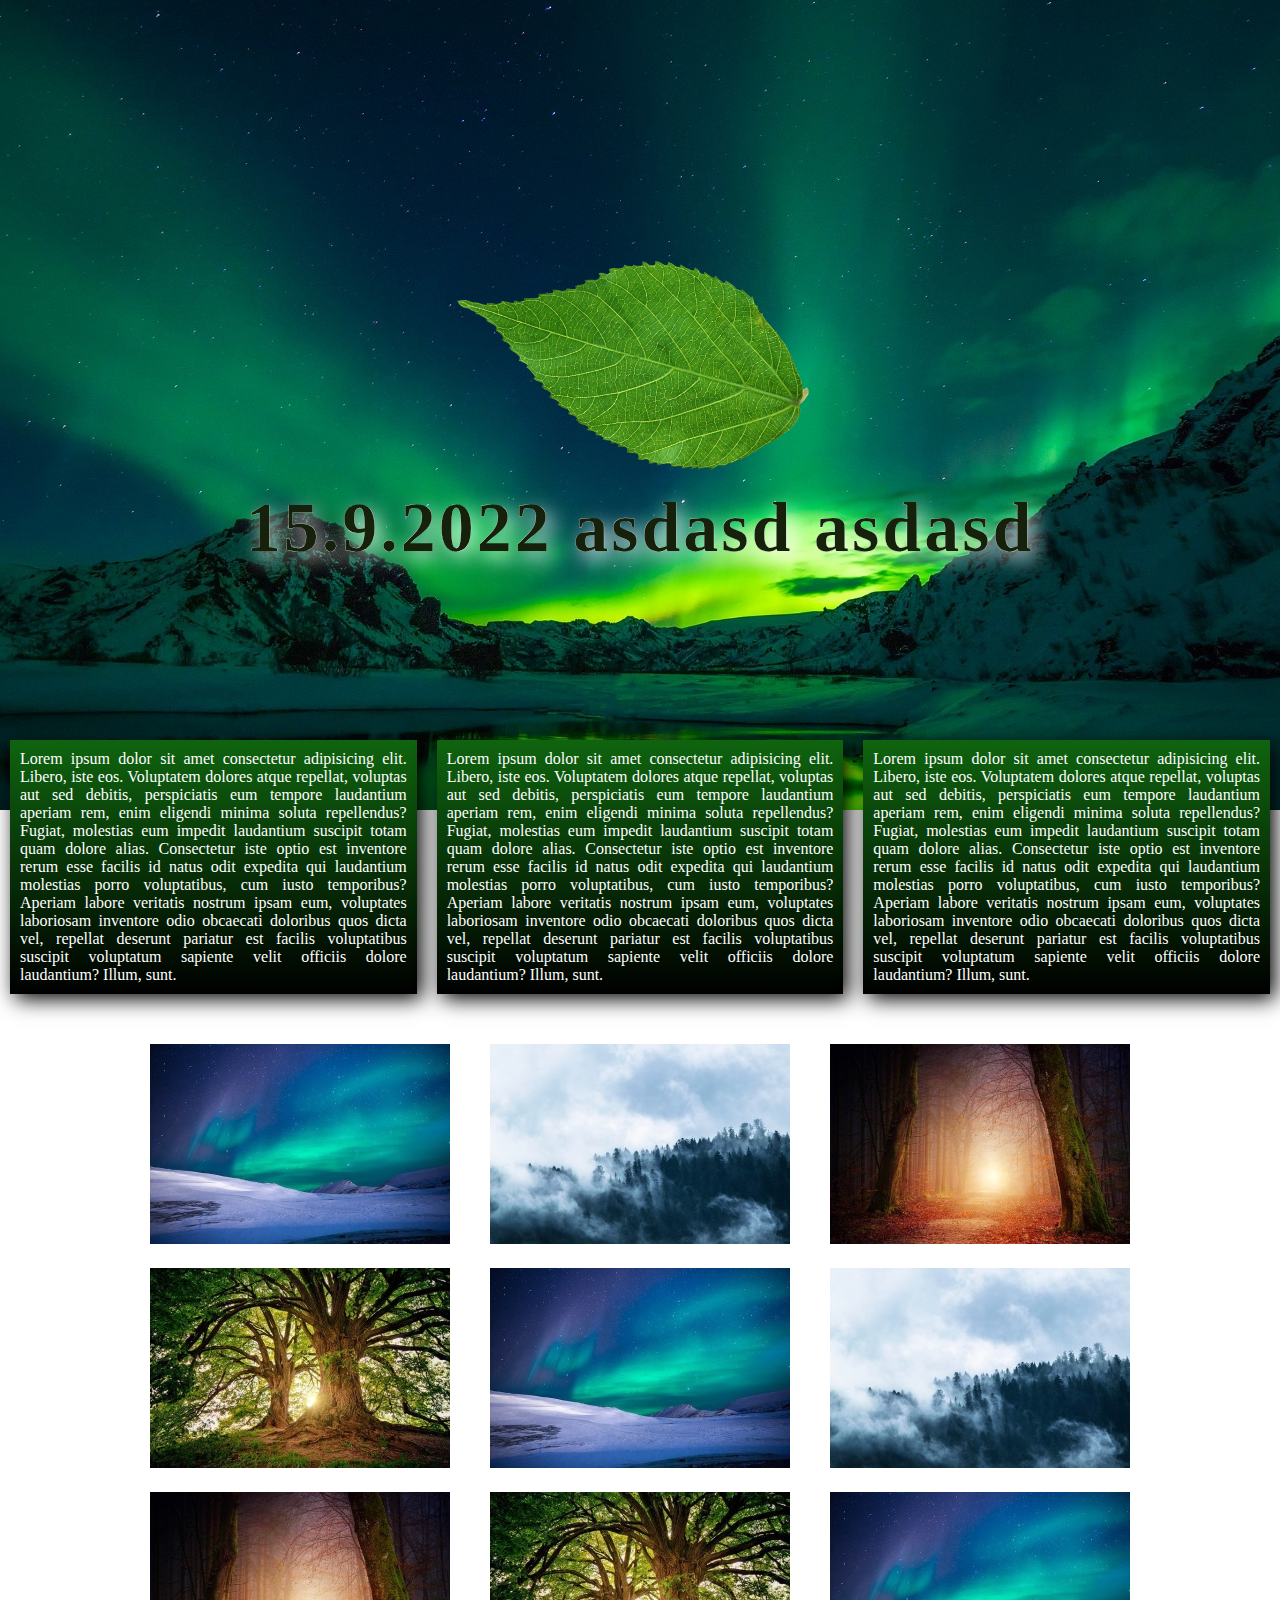
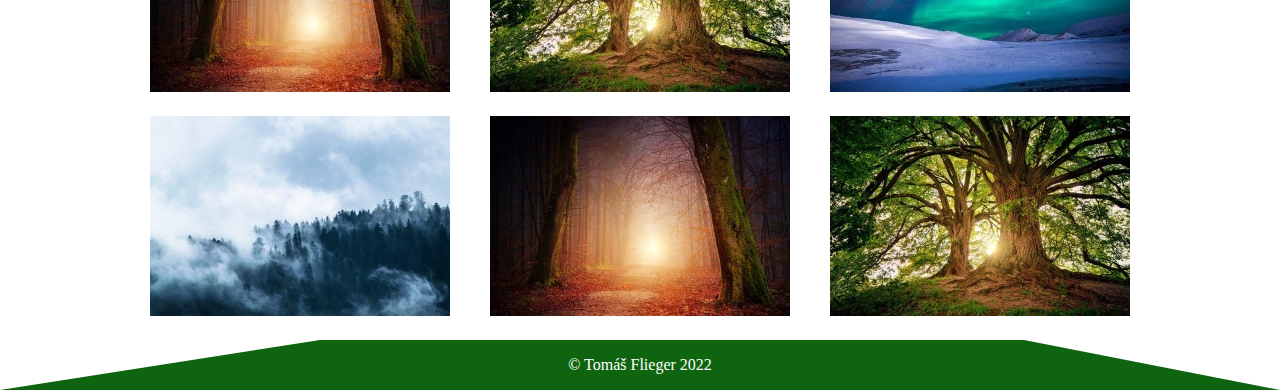
<file: flexbox/index.html>
<!DOCTYPE html>
<html lang="en">
<head>
    <meta charset="UTF-8">
    <meta http-equiv="X-UA-Compatible" content="IE=edge">
    <meta name="viewport" content="width=device-width, initial-scale=1.0">
    <link rel="stylesheet" href="style.css">
    <link rel="stylesheet" href="query.css">
    <title>Document</title>
</head>
<body>
    <header>
        <img src="img\logo.png" alt="logo">
        <h1>15.9.2022 asdasd asdasd</h1>
    </header>
    <section class="about-us">
        <div class="about-us-text">
            <p>Lorem ipsum dolor sit amet consectetur adipisicing elit. Libero, iste eos. Voluptatem dolores atque repellat, voluptas aut sed debitis, perspiciatis eum tempore laudantium aperiam rem, enim eligendi minima soluta repellendus?
            Fugiat, molestias eum impedit laudantium suscipit totam quam dolore alias. Consectetur iste optio est inventore rerum esse facilis id natus odit expedita qui laudantium molestias porro voluptatibus, cum iusto temporibus?
            Aperiam labore veritatis nostrum ipsam eum, voluptates laboriosam inventore odio obcaecati doloribus quos dicta vel, repellat deserunt pariatur est facilis voluptatibus suscipit voluptatum sapiente velit officiis dolore laudantium? Illum, sunt.</p>
        </div>
        <div class="about-us-text">
            <p>Lorem ipsum dolor sit amet consectetur adipisicing elit. Libero, iste eos. Voluptatem dolores atque repellat, voluptas aut sed debitis, perspiciatis eum tempore laudantium aperiam rem, enim eligendi minima soluta repellendus?
            Fugiat, molestias eum impedit laudantium suscipit totam quam dolore alias. Consectetur iste optio est inventore rerum esse facilis id natus odit expedita qui laudantium molestias porro voluptatibus, cum iusto temporibus?
            Aperiam labore veritatis nostrum ipsam eum, voluptates laboriosam inventore odio obcaecati doloribus quos dicta vel, repellat deserunt pariatur est facilis voluptatibus suscipit voluptatum sapiente velit officiis dolore laudantium? Illum, sunt.</p>
        </div>
        <div class="about-us-text">
            <p>Lorem ipsum dolor sit amet consectetur adipisicing elit. Libero, iste eos. Voluptatem dolores atque repellat, voluptas aut sed debitis, perspiciatis eum tempore laudantium aperiam rem, enim eligendi minima soluta repellendus?
            Fugiat, molestias eum impedit laudantium suscipit totam quam dolore alias. Consectetur iste optio est inventore rerum esse facilis id natus odit expedita qui laudantium molestias porro voluptatibus, cum iusto temporibus?
            Aperiam labore veritatis nostrum ipsam eum, voluptates laboriosam inventore odio obcaecati doloribus quos dicta vel, repellat deserunt pariatur est facilis voluptatibus suscipit voluptatum sapiente velit officiis dolore laudantium? Illum, sunt.</p>
        </div>
    </section>	
    <section class="photo-gallery">
        <div class="images">
            <div class="one-image">
                <img src="img/nature1.jpg" alt="">
            </div>
            <div class="one-image">
                <img src="img/nature2.jpg" alt="">
            </div>
          
            <div class="one-image">
                <img src="img/nature6.jpg" alt="">
            </div>
            <div class="one-image">
                <img src="img/nature10.jpg" alt="">
            </div>
            <div class="one-image">
                <img src="img/nature1.jpg" alt="">
            </div>
            <div class="one-image">
                <img src="img/nature2.jpg" alt="">
            </div>
          
            <div class="one-image">
                <img src="img/nature6.jpg" alt="">
            </div>
            <div class="one-image">
                <img src="img/nature10.jpg" alt="">
            </div>
            <div class="one-image">
                <img src="img/nature1.jpg" alt="">
            </div>
            <div class="one-image">
                <img src="img/nature2.jpg" alt="">
            </div>
          
            <div class="one-image">
                <img src="img/nature6.jpg" alt="">
            </div>
            <div class="one-image">
                <img src="img/nature10.jpg" alt="">
            </div>
        </div>
    </section>
    <footer>
        <p>&copy; Tomáš Flieger 2022</p>
    </footer>																																													
</body>
</html>
</file>
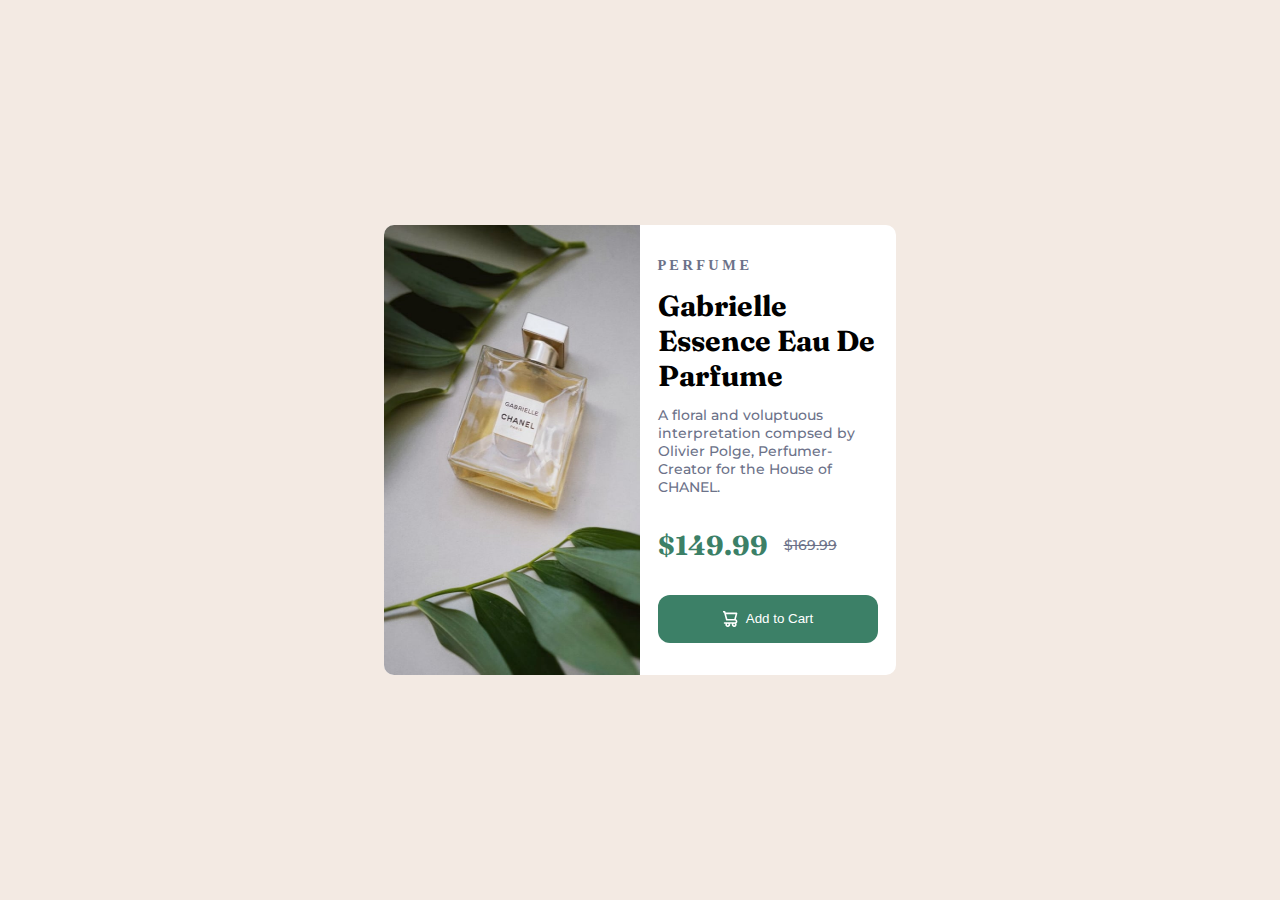
<file: product-preview-card-component-main/index.html>
<!DOCTYPE html>
<html lang="en">
<head>
  <meta charset="UTF-8">
  <meta name="viewport" content="width=device-width, initial-scale=1.0"> <!-- displays site properly based on user's device -->
  <link rel="stylesheet" href="style.css">
  <link rel="preconnect" href="https://fonts.googleapis.com">
  <link rel="preconnect" href="https://fonts.gstatic.com" crossorigin>
  <link href="https://fonts.googleapis.com/css2?family=Alfa+Slab+One&family=Exo+2:ital,wght@0,600;1,400&family=Genos:ital,wght@0,400;1,100&family=Inter:wght@700&family=Lexend+Deca&family=Montserrat:ital,wght@0,700;1,500&family=Outfit:wght@100;200&display=swap" rel="stylesheet">
  <link rel="preconnect" href="https://fonts.googleapis.com">
  <link rel="preconnect" href="https://fonts.gstatic.com" crossorigin>
  <link href="https://fonts.googleapis.com/css2?family=Alfa+Slab+One&family=Exo+2:ital,wght@0,600;1,400&family=Fraunces:opsz,wght@9..144,700&family=Genos:ital,wght@0,400;1,100&family=Inter:wght@700&family=Lexend+Deca&family=Montserrat:ital,wght@0,700;1,500&family=Outfit:wght@100;200&display=swap" rel="stylesheet">
  <title>Frontend Mentor | Product preview card component</title>
</head>
<body>
  <section class="main-container">
      <figure>
        <img class="img_mobile" src="images\image-product-mobile.jpg" alt="product">
        <img class="img_desktop" src="images\image-product-desktop.jpg" alt="product">
      </figure>
      <section class="text-container">
        <h2>P E R F U M E</h2>
        <h1>Gabrielle Essence Eau De Parfume</h1>
        <article class="description-container">
          <p>A floral and voluptuous interpretation compsed by Olivier Polge, Perfumer-Creator for the House of CHANEL.</p>
        </article>
        <article class="prices-container">
          <p>$149.99</p>
          <p>$169.99</p>
        </article>
        <div class="button-container">
          <button>
            <img src="images\icon-cart.svg" alt="cart">
            <p>Add to Cart</p>
          </button>
          </div>
      </section>
      
  </section>
</body>
</html>
</file>
<file: flexbox/style.css>
*{
    box-sizing: border-box;
    margin: 0;
    padding: 0;
}
header{
    width: 100%;
    height: 90vh;
    background: url(img/bg-photo.jpg);
    background-repeat: no-repeat;
    background-size: cover;
    background-position: center;
    background-attachment: fixed;
    display: flex;
    justify-content: center;
    align-items: center;
    flex-direction: column;
}
header img{
    width: 300px;
    transform: rotate(-20deg);
    animation: floating 3s alternate infinite linear;
}
header h1{
    font-size: 70px;
    color:#16210b;
    letter-spacing: 3px;
    text-align: center;
    text-shadow: 5px 7px 20px white;
    -webkit-text-stroke: white 0.2px;

}
.about-us{
    display: flex;
}
.about-us-text{
    background: linear-gradient(rgb(15, 100, 15), black);
    color: white;
    margin:10px;
    padding:10px;
    box-shadow: 5px 5px 20px black;
    text-align: justify;
    position: relative;
    top:-80px;
}
.photo-gallery{
    margin-top:-40px;

}
.images{
    display: flex;
    flex-wrap: wrap;
    justify-content: center;
}
.one-image{
    padding:0 20px 20px;
}
.one-image img{
    transform: scale(1);
    transition: all 0.5s;
}
.one-image img:hover{
transform: scale(1.1);
transition: all 0.5s;
}
footer{
    background-color: rgb(15, 100, 15);
    height: 50px;
    display: flex;
    align-items: center;
    justify-content: center;
    clip-path: polygon(25% 0, 80% 0%, 100% 100%, 0% 100%);
}
footer p {
    color: white;
    text-align: center;
    
}



@keyframes floating{

    0%{
        transform:translateY(0px);
    }
    
    100%{
        transform:translateY(-15px);
    }
    
 }
</file>
<file: flexbox/query.css>
*{
    box-sizing: border-box;
    margin: 0;
    padding: 0;
}
@media (max-width:1000px){
    .about-us{
        flex-direction: column;
    }
}
@media (max-width:800px){
    header img{
        width: 200px;
    }
}

@media (max-width:650px)
{
    header h1{
        font-size: 60px;
    }
}
</file>
<file: product-preview-card-component-main/style.css>
*{
    box-sizing: border-box;
    margin:0;
    padding:0;
}
:root{
    --cream:#F3EAE3;
    --grey: hsl(228, 12%, 48%);
    --green:hsl(158, 36%, 37%);
}
/*mobile first*/
@media (min-width:300px){
body{
    background-color:var(--cream);
    width:100vw;
    height: 100vh;
    display: flex;
    justify-content: center;
    align-items: center;
}
.main-container{
    width:90%;
    height: auto;
    border-radius: 10px;
    background-color: white;
}
figure{
    width:100%;
    height:35%;
    border-radius: 10px 10px 0 0;
}
figure .img_mobile {
    width: 100%;
    height: 100%;
    border-radius: 10px 10px 0 0;
}
 .img_desktop{
    display: none;
}
.text-container{
    width:100%;
    height: auto;
    padding: 1.1rem;
}
.text-container h2 {
    padding-bottom: .8rem;
    color:var(--grey);
    font-size: clamp(.8rem, .9rem, 1.3rem);
}
.text-container h1{
    font-family: 'Fraunces', serif;
    font-weight: 700;
    font-size:clamp(1.6rem, 1.8rem, 2rem);
    padding-bottom: .8rem;
}
.text-container article p{
    font-family: 'Montserrat', sans-serif;
    font-weight: 500;
    color:var(--grey);
    font-size: 0.875rem;
    padding-bottom:2rem;
}
.prices-container{
    display: flex;
    gap:1rem;
}
.prices-container p:nth-child(1){
    color:var(--green);
    font-size: clamp(1.3rem, 1.7rem, 1.8rem);
    font-family: 'Fraunces', serif;
    font-weight: 700;
}
.prices-container p:nth-child(2){
    align-self: center;
    text-decoration: line-through;

}
.button-container{
    width: 100%;
    height: auto;
    display: flex;
    justify-content: center;
}
button{
    display: flex;
    justify-content: center;
    align-items: center;
    background-color: var(--green);
    width: 100%;
    border-radius: 12px;
    padding:1rem;
    border: none;
}
button p{
    color: white;
    padding-left:8px;
}
}
@media (min-width: 600px)
{
.main-container{
    width:70%;
    height:80%;
}
.text-container{
    padding-top: 2rem;
    padding-bottom: 2rem;
}
}

@media (min-width:900px)
{
.main-container{
    width:40%;
    height: 50%;
    display: flex;
}
figure{
    width: 50%;
    height: 100%;
    border-radius: 10px 0 0 10px;
}
figure .img_desktop {
    display: inline;
    width: 100%;
    height: 100%;
    border-radius: 10px 0 0 10px;
}
figure .img_mobile{
     display: none;
}

.text-container{
    width:50%;
    height: 100%;
    word-break: break-word;
    display: flex;
    flex-direction: column;
    justify-content: space-around;
}
button:hover{
    background-color: rgb(2, 78, 2);
}
}
</file>
